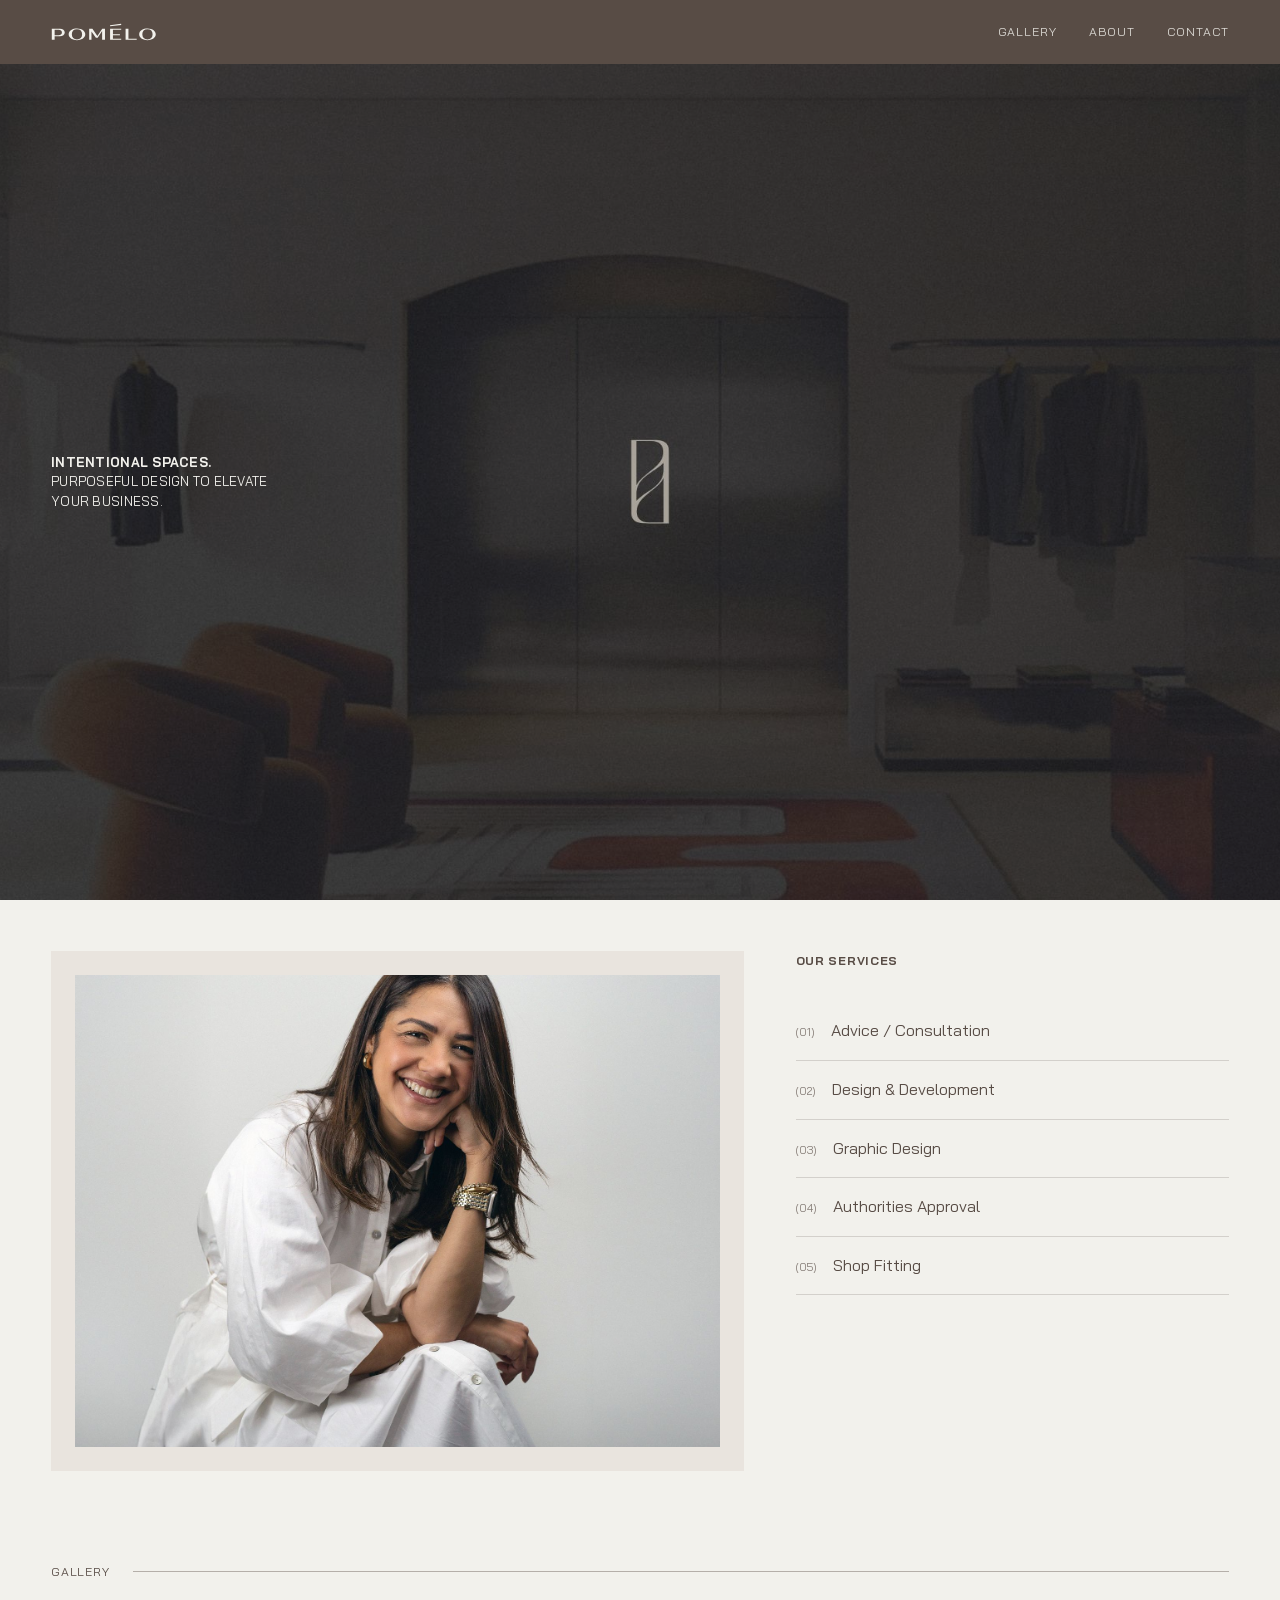
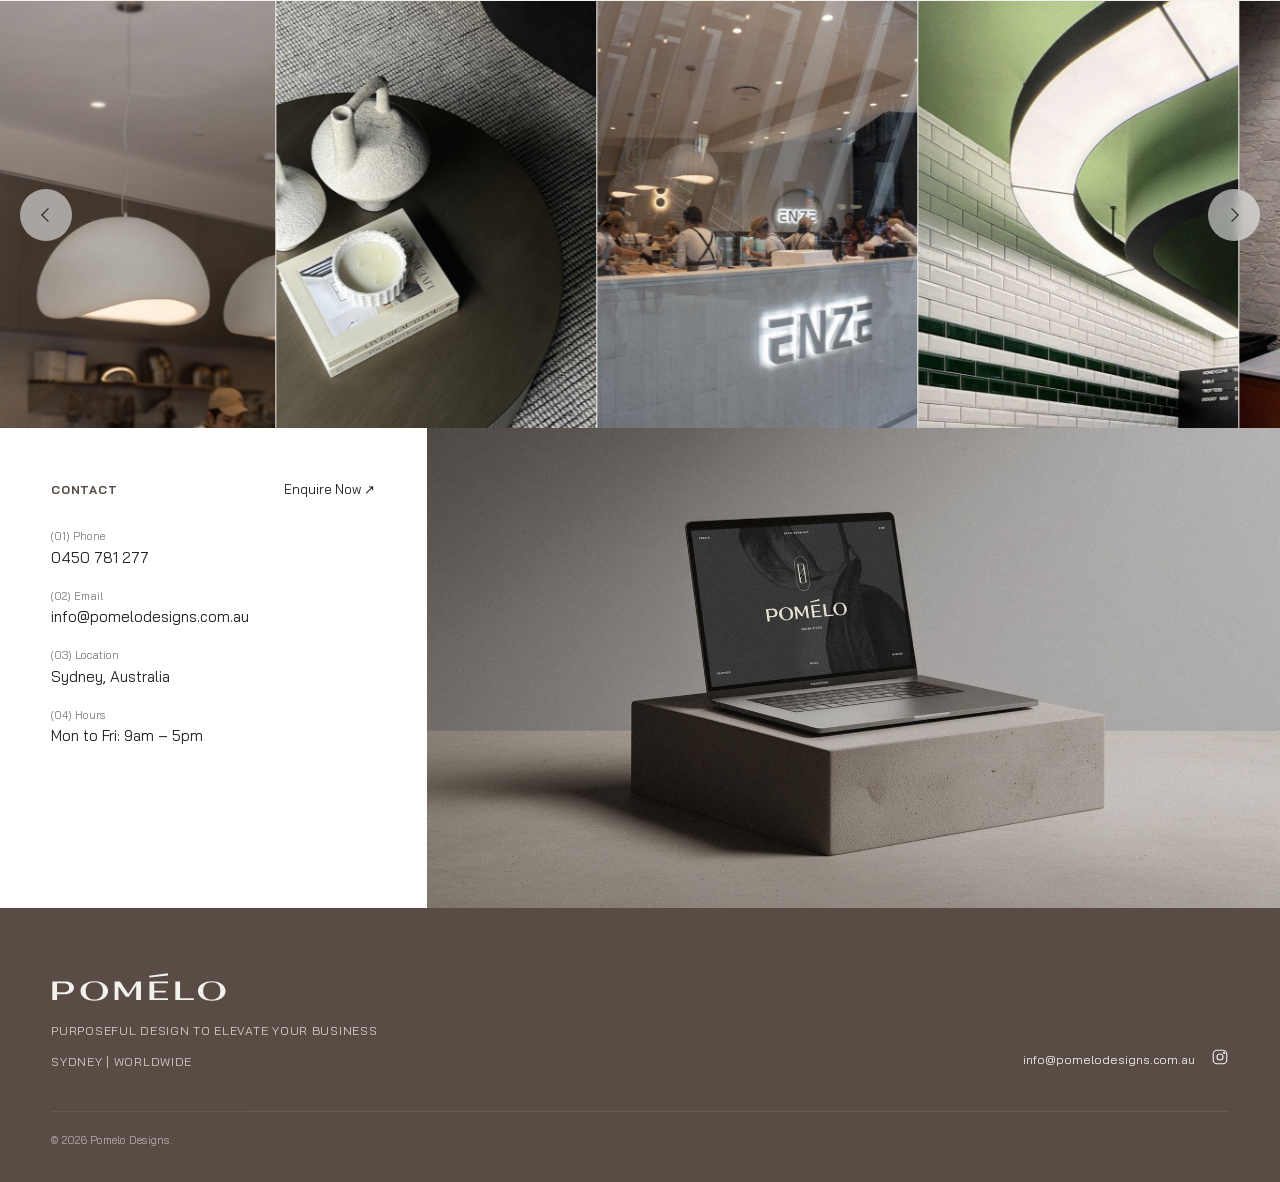
<file: index.html>
<!DOCTYPE html>
<html lang="en-AU">
<head>
<meta charset="utf-8">
<meta name="viewport" content="width=device-width, initial-scale=1">
<title>Pomelo Designs | Interior &amp; Graphic Services</title>
<meta name="description" content="Pomelo Designs — a boutique Sydney studio for interior design, shop fitting and graphic design. Purposeful design to elevate your business.">
<meta property="og:title" content="Pomelo Designs | Interior &amp; Graphic Services">
<meta property="og:description" content="Pomelo Designs — a boutique Sydney studio for interior design, shop fitting and graphic design. Purposeful design to elevate your business.">
<meta property="og:image" content="https://www.pomelodesigns.com.au/images/og.jpg">
<link rel="icon" href="images/favicon.svg" type="image/svg+xml">
<link rel="preconnect" href="https://fonts.googleapis.com">
<link rel="preconnect" href="https://fonts.gstatic.com" crossorigin>
<link href="https://fonts.googleapis.com/css2?family=Bai+Jamjuree:ital,wght@0,300;0,400;0,500;0,600;0,700;1,400&display=swap" rel="stylesheet">
<link rel="stylesheet" href="css/style.css?v=931cca6e">
</head>
<body>
<header class="site-header">
  <a href="index.html" class="logo" aria-label="Pomelo Designs home"><svg class="logo-svg" viewBox="20 5 850 145" xmlns="http://www.w3.org/2000/svg" role="img" aria-label="Pomelo"><path fill="currentColor" d="M454.82 50.81v89.46h-23.01V70.33l-35.59 53.7H381.7l-35.69-50.5v66.74h-18.53V50.81h26l39.99 59.59 39.31-59.59z" data-color="1"/><path d="M91.95 50.81H26.39v89.46h22.87v-28.28h42.69c22.55 0 38.93-12.91 38.93-30.67s-16.01-30.51-38.93-30.51m-11.22 52.38H49.27V59.61h31.46c16.98 0 27.14 8.06 27.14 21.58s-10.66 22-27.14 22" fill="currentColor" data-color="1"/><path d="M229.31 49.32c-33.26 0-66.92 16.15-66.92 47.03 0 32.41 34.68 47.16 66.92 47.16s66.78-14.75 66.78-47.16c0-23.36-22.93-47.03-66.78-47.03m0 88.24c-26.36 0-41.48-15.02-41.48-41.21s14.35-41.21 41.48-41.21 41.33 14.27 41.33 41.21-15.06 41.21-41.33 41.21" fill="currentColor" data-color="1"/><path fill="currentColor" d="M518.97 59.61v35.87h56.29v8.8h-56.29v27.19h66.57v8.8h-89.58V50.81h89.58v8.8z" data-color="1"/><path fill="currentColor" d="M710.44 131.47v8.8h-89.58V50.81h23.01v80.66z" data-color="1"/><path d="M797.11 49.32c-33.25 0-66.92 16.15-66.92 47.03 0 32.41 34.7 47.16 66.92 47.16s66.78-14.75 66.78-47.16c0-23.36-22.93-47.03-66.78-47.03m0 88.24c-26.34 0-41.46-15.02-41.46-41.21s14.34-41.21 41.46-41.21 41.35 14.27 41.35 41.21-15.06 41.21-41.35 41.21" fill="currentColor" data-color="1"/><path fill="currentColor" d="m585.9 22.11-89.94 9.04-.37-8.04 88.96-12.46z" data-color="1"/></svg></a>
  <button class="menu-btn" aria-expanded="false" aria-controls="nav">MENU</button>
  <nav class="nav" id="nav">
    <a href="gallery.html">Gallery</a>
    <a href="about.html">About</a>
    <a href="index.html#contact">Contact</a>
  </nav>
</header>
<main>

<section class="hero">
  <div class="ph " data-label="hero.jpg"><img src="images/hero.jpg" alt="" loading="lazy"></div>
  <div class="hero-text">
    <strong>Intentional spaces.</strong>
    Purposeful design to elevate<br>your business.
  </div>
</section>

<section class="intro">
  <div class="ph " data-label="ana.jpg"><img src="images/ana.jpg" alt="Ana Campos, Director of Pomelo Designs" loading="lazy"></div>
  <div class="services">
    <h2 class="label">Our Services</h2>
    <ol>
      <li>Advice / Consultation</li><li>Design &amp; Development</li><li>Graphic Design</li><li>Authorities Approval</li><li>Shop Fitting</li>
    </ol>
  </div>
</section>

<div class="section-head">
  <a href="gallery.html" class="label">Gallery</a><span class="rule"></span>
</div>
<section class="strip" aria-label="Project gallery" aria-roledescription="carousel">
  <div class="strip-track">
    <a href="gallery.html#enze"><div class="ph " data-label="enze-2"><img src="images/projects/enze-2.jpg" alt="Pomelo Designs project" loading="lazy"></div></a>
    <a href="gallery.html#ausrealty"><div class="ph " data-label="ausrealty-1"><img src="images/projects/ausrealty-1.jpg" alt="Pomelo Designs project" loading="lazy"></div></a>
    <a href="gallery.html#enze"><div class="ph " data-label="enze-4"><img src="images/projects/enze-4.jpg" alt="Pomelo Designs project" loading="lazy"></div></a>
    <a href="gallery.html#carniceria"><div class="ph " data-label="carniceria-2"><img src="images/projects/carniceria-2.jpg" alt="Pomelo Designs project" loading="lazy"></div></a>
    <a href="gallery.html#malkonyan"><div class="ph " data-label="malkonyan-1"><img src="images/projects/malkonyan-1.jpg" alt="Pomelo Designs project" loading="lazy"></div></a>
    <a href="gallery.html#kids-and-bubs"><div class="ph " data-label="kids-and-bubs-2"><img src="images/projects/kids-and-bubs-2.jpg" alt="Pomelo Designs project" loading="lazy"></div></a>
    <a href="gallery.html#ausrealty"><div class="ph " data-label="ausrealty-4"><img src="images/projects/ausrealty-4.jpg" alt="Pomelo Designs project" loading="lazy"></div></a>
    <a href="gallery.html#mens-culture"><div class="ph " data-label="mens-culture-1"><img src="images/projects/mens-culture-1.jpg" alt="Pomelo Designs project" loading="lazy"></div></a>
    <a href="gallery.html#enze"><div class="ph " data-label="enze-3"><img src="images/projects/enze-3.jpg" alt="Pomelo Designs project" loading="lazy"></div></a>
    <a href="gallery.html#skinnovation"><div class="ph " data-label="skinnovation-1"><img src="images/projects/skinnovation-1.jpg" alt="Pomelo Designs project" loading="lazy"></div></a>
    <a href="gallery.html#malkonyan"><div class="ph " data-label="malkonyan-4"><img src="images/projects/malkonyan-4.jpg" alt="Pomelo Designs project" loading="lazy"></div></a>
    <a href="gallery.html#carniceria"><div class="ph " data-label="carniceria-1"><img src="images/projects/carniceria-1.jpg" alt="Pomelo Designs project" loading="lazy"></div></a>
    <a href="gallery.html#thai-delight"><div class="ph " data-label="thai-delight-1"><img src="images/projects/thai-delight-1.jpg" alt="Pomelo Designs project" loading="lazy"></div></a>
    <a href="gallery.html#ausrealty"><div class="ph " data-label="ausrealty-2"><img src="images/projects/ausrealty-2.jpg" alt="Pomelo Designs project" loading="lazy"></div></a>
    <a href="gallery.html#malkonyan"><div class="ph " data-label="malkonyan-3"><img src="images/projects/malkonyan-3.jpg" alt="Pomelo Designs project" loading="lazy"></div></a>
  </div>
  <button class="strip-btn prev" aria-label="Previous photos"><svg viewBox="0 0 24 24"><path d="M15 4 7 12l8 8"/></svg></button>
  <button class="strip-btn next" aria-label="Next photos"><svg viewBox="0 0 24 24"><path d="m9 4 8 8-8 8"/></svg></button>
</section>

<section class="contact" id="contact">
  <div class="contact-info">
    <div class="top">
      <h2 class="label">Contact</h2>
      <a class="enquire" href="mailto:info@pomelodesigns.com.au?subject=Design%20with%20Purpose">Enquire Now ↗</a>
    </div>
    <dl>
      <div><dt>(01) Phone</dt><dd><a href="tel:+61450781277">0450 781 277</a></dd></div>
      <div><dt>(02) Email</dt><dd><a href="mailto:info@pomelodesigns.com.au">info@pomelodesigns.com.au</a></dd></div>
      <div><dt>(03) Location</dt><dd>Sydney, Australia</dd></div>
      <div><dt>(04) Hours</dt><dd>Mon to Fri: 9am – 5pm</dd></div>
    </dl>
  </div>
  <div class="ph " data-label="contact.jpg"><img src="images/contact.jpg" alt="" loading="lazy"></div>
</section>

</main>
<footer class="site-footer">
  <div>
    <div class="logo"><svg class="logo-svg" viewBox="20 5 850 145" xmlns="http://www.w3.org/2000/svg" role="img" aria-label="Pomelo"><path fill="currentColor" d="M454.82 50.81v89.46h-23.01V70.33l-35.59 53.7H381.7l-35.69-50.5v66.74h-18.53V50.81h26l39.99 59.59 39.31-59.59z" data-color="1"/><path d="M91.95 50.81H26.39v89.46h22.87v-28.28h42.69c22.55 0 38.93-12.91 38.93-30.67s-16.01-30.51-38.93-30.51m-11.22 52.38H49.27V59.61h31.46c16.98 0 27.14 8.06 27.14 21.58s-10.66 22-27.14 22" fill="currentColor" data-color="1"/><path d="M229.31 49.32c-33.26 0-66.92 16.15-66.92 47.03 0 32.41 34.68 47.16 66.92 47.16s66.78-14.75 66.78-47.16c0-23.36-22.93-47.03-66.78-47.03m0 88.24c-26.36 0-41.48-15.02-41.48-41.21s14.35-41.21 41.48-41.21 41.33 14.27 41.33 41.21-15.06 41.21-41.33 41.21" fill="currentColor" data-color="1"/><path fill="currentColor" d="M518.97 59.61v35.87h56.29v8.8h-56.29v27.19h66.57v8.8h-89.58V50.81h89.58v8.8z" data-color="1"/><path fill="currentColor" d="M710.44 131.47v8.8h-89.58V50.81h23.01v80.66z" data-color="1"/><path d="M797.11 49.32c-33.25 0-66.92 16.15-66.92 47.03 0 32.41 34.7 47.16 66.92 47.16s66.78-14.75 66.78-47.16c0-23.36-22.93-47.03-66.78-47.03m0 88.24c-26.34 0-41.46-15.02-41.46-41.21s14.34-41.21 41.46-41.21 41.35 14.27 41.35 41.21-15.06 41.21-41.35 41.21" fill="currentColor" data-color="1"/><path fill="currentColor" d="m585.9 22.11-89.94 9.04-.37-8.04 88.96-12.46z" data-color="1"/></svg></div>
    <p>Purposeful design to elevate your business</p>
    <p>Sydney | Worldwide</p>
  </div>
  <div class="social">
    <a href="mailto:info@pomelodesigns.com.au">info@pomelodesigns.com.au</a>
    <a href="https://www.instagram.com/pomelo_designs/" target="_blank" rel="noopener" aria-label="Instagram">
      <svg viewBox="0 0 24 24" fill="none" stroke="currentColor" stroke-width="1.5"><rect x="3" y="3" width="18" height="18" rx="5"/><circle cx="12" cy="12" r="4"/><circle cx="17.5" cy="6.5" r=".8" fill="currentColor"/></svg>
    </a>
  </div>
  <div class="copy">© <span class="year">2026</span> Pomelo Designs.</div>
</footer>
<script src="js/main.js?v=22b037d9"></script>
</body>
</html>
</file>
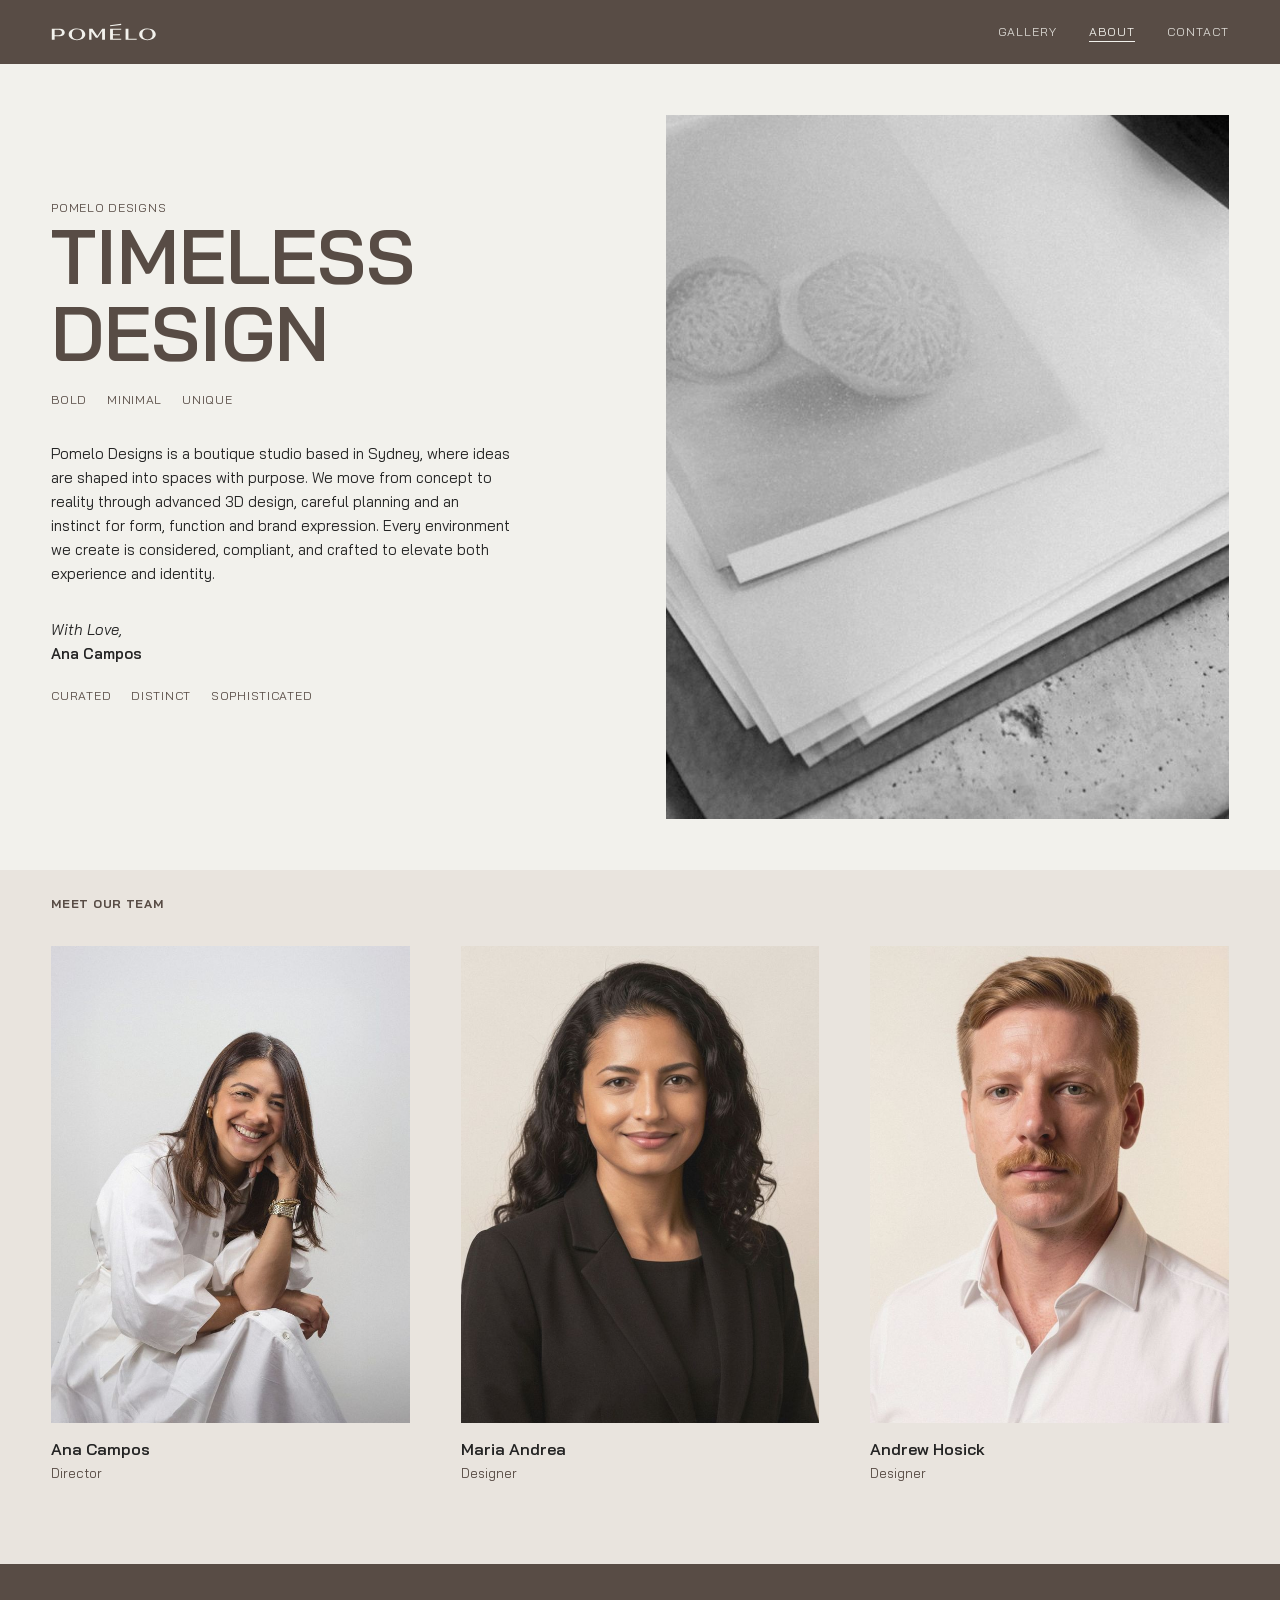
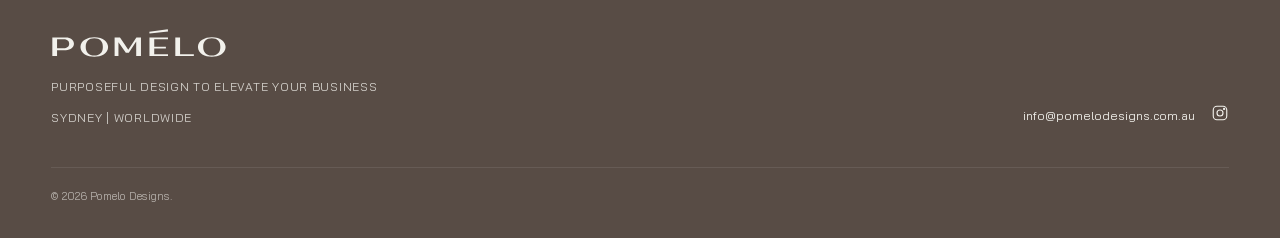
<file: about.html>
<!DOCTYPE html>
<html lang="en-AU">
<head>
<meta charset="utf-8">
<meta name="viewport" content="width=device-width, initial-scale=1">
<title>About | Pomelo Designs</title>
<meta name="description" content="Pomelo Designs — a boutique Sydney studio for interior design, shop fitting and graphic design. Purposeful design to elevate your business.">
<meta property="og:title" content="About | Pomelo Designs">
<meta property="og:description" content="Pomelo Designs — a boutique Sydney studio for interior design, shop fitting and graphic design. Purposeful design to elevate your business.">
<meta property="og:image" content="https://www.pomelodesigns.com.au/images/og.jpg">
<link rel="icon" href="images/favicon.svg" type="image/svg+xml">
<link rel="preconnect" href="https://fonts.googleapis.com">
<link rel="preconnect" href="https://fonts.gstatic.com" crossorigin>
<link href="https://fonts.googleapis.com/css2?family=Bai+Jamjuree:ital,wght@0,300;0,400;0,500;0,600;0,700;1,400&display=swap" rel="stylesheet">
<link rel="stylesheet" href="css/style.css?v=931cca6e">
</head>
<body>
<header class="site-header">
  <a href="index.html" class="logo" aria-label="Pomelo Designs home"><svg class="logo-svg" viewBox="20 5 850 145" xmlns="http://www.w3.org/2000/svg" role="img" aria-label="Pomelo"><path fill="currentColor" d="M454.82 50.81v89.46h-23.01V70.33l-35.59 53.7H381.7l-35.69-50.5v66.74h-18.53V50.81h26l39.99 59.59 39.31-59.59z" data-color="1"/><path d="M91.95 50.81H26.39v89.46h22.87v-28.28h42.69c22.55 0 38.93-12.91 38.93-30.67s-16.01-30.51-38.93-30.51m-11.22 52.38H49.27V59.61h31.46c16.98 0 27.14 8.06 27.14 21.58s-10.66 22-27.14 22" fill="currentColor" data-color="1"/><path d="M229.31 49.32c-33.26 0-66.92 16.15-66.92 47.03 0 32.41 34.68 47.16 66.92 47.16s66.78-14.75 66.78-47.16c0-23.36-22.93-47.03-66.78-47.03m0 88.24c-26.36 0-41.48-15.02-41.48-41.21s14.35-41.21 41.48-41.21 41.33 14.27 41.33 41.21-15.06 41.21-41.33 41.21" fill="currentColor" data-color="1"/><path fill="currentColor" d="M518.97 59.61v35.87h56.29v8.8h-56.29v27.19h66.57v8.8h-89.58V50.81h89.58v8.8z" data-color="1"/><path fill="currentColor" d="M710.44 131.47v8.8h-89.58V50.81h23.01v80.66z" data-color="1"/><path d="M797.11 49.32c-33.25 0-66.92 16.15-66.92 47.03 0 32.41 34.7 47.16 66.92 47.16s66.78-14.75 66.78-47.16c0-23.36-22.93-47.03-66.78-47.03m0 88.24c-26.34 0-41.46-15.02-41.46-41.21s14.34-41.21 41.46-41.21 41.35 14.27 41.35 41.21-15.06 41.21-41.35 41.21" fill="currentColor" data-color="1"/><path fill="currentColor" d="m585.9 22.11-89.94 9.04-.37-8.04 88.96-12.46z" data-color="1"/></svg></a>
  <button class="menu-btn" aria-expanded="false" aria-controls="nav">MENU</button>
  <nav class="nav" id="nav">
    <a href="gallery.html">Gallery</a>
    <a href="about.html" aria-current="page">About</a>
    <a href="index.html#contact">Contact</a>
  </nav>
</header>
<main>

<section class="about-hero">
  <div>
    <p class="label">Pomelo Designs</p>
    <h1>TIMELESS<br>DESIGN</h1>
    <div class="keywords label"><span>Bold</span><span>Minimal</span><span>Unique</span></div>
    <div class="about-copy">
      <p>Pomelo Designs is a boutique studio based in Sydney, where ideas are shaped into spaces with purpose. We move from concept to reality through advanced 3D design, careful planning and an instinct for form, function and brand expression. Every environment we create is considered, compliant, and crafted to elevate both experience and identity.</p>
      <p class="signoff">With Love,<strong>Ana Campos</strong></p>
    </div>
    <div class="keywords label"><span>Curated</span><span>Distinct</span><span>Sophisticated</span></div>
  </div>
  <div class="ph " data-label="about.jpg"><img src="images/about.jpg" alt="" loading="lazy"></div>
</section>



<section class="team">
  <h2 class="label">Meet Our Team</h2>
  <div class="team-grid">
    <div><div class="ph " data-label="team/ana-campos.jpg"><img src="images/team/ana-campos.jpg" alt="Ana Campos" loading="lazy"></div><h3>Ana Campos</h3><p>Director</p></div>
    <div><div class="ph " data-label="team/maria-andrea.jpg"><img src="images/team/maria-andrea.jpg" alt="Maria Andrea" loading="lazy"></div><h3>Maria Andrea</h3><p>Designer</p></div>
    <div><div class="ph " data-label="team/andrew-hosick.jpg"><img src="images/team/andrew-hosick.jpg" alt="Andrew Hosick" loading="lazy"></div><h3>Andrew Hosick</h3><p>Designer</p></div>
  </div>
</section>

</main>
<footer class="site-footer">
  <div>
    <div class="logo"><svg class="logo-svg" viewBox="20 5 850 145" xmlns="http://www.w3.org/2000/svg" role="img" aria-label="Pomelo"><path fill="currentColor" d="M454.82 50.81v89.46h-23.01V70.33l-35.59 53.7H381.7l-35.69-50.5v66.74h-18.53V50.81h26l39.99 59.59 39.31-59.59z" data-color="1"/><path d="M91.95 50.81H26.39v89.46h22.87v-28.28h42.69c22.55 0 38.93-12.91 38.93-30.67s-16.01-30.51-38.93-30.51m-11.22 52.38H49.27V59.61h31.46c16.98 0 27.14 8.06 27.14 21.58s-10.66 22-27.14 22" fill="currentColor" data-color="1"/><path d="M229.31 49.32c-33.26 0-66.92 16.15-66.92 47.03 0 32.41 34.68 47.16 66.92 47.16s66.78-14.75 66.78-47.16c0-23.36-22.93-47.03-66.78-47.03m0 88.24c-26.36 0-41.48-15.02-41.48-41.21s14.35-41.21 41.48-41.21 41.33 14.27 41.33 41.21-15.06 41.21-41.33 41.21" fill="currentColor" data-color="1"/><path fill="currentColor" d="M518.97 59.61v35.87h56.29v8.8h-56.29v27.19h66.57v8.8h-89.58V50.81h89.58v8.8z" data-color="1"/><path fill="currentColor" d="M710.44 131.47v8.8h-89.58V50.81h23.01v80.66z" data-color="1"/><path d="M797.11 49.32c-33.25 0-66.92 16.15-66.92 47.03 0 32.41 34.7 47.16 66.92 47.16s66.78-14.75 66.78-47.16c0-23.36-22.93-47.03-66.78-47.03m0 88.24c-26.34 0-41.46-15.02-41.46-41.21s14.34-41.21 41.46-41.21 41.35 14.27 41.35 41.21-15.06 41.21-41.35 41.21" fill="currentColor" data-color="1"/><path fill="currentColor" d="m585.9 22.11-89.94 9.04-.37-8.04 88.96-12.46z" data-color="1"/></svg></div>
    <p>Purposeful design to elevate your business</p>
    <p>Sydney | Worldwide</p>
  </div>
  <div class="social">
    <a href="mailto:info@pomelodesigns.com.au">info@pomelodesigns.com.au</a>
    <a href="https://www.instagram.com/pomelo_designs/" target="_blank" rel="noopener" aria-label="Instagram">
      <svg viewBox="0 0 24 24" fill="none" stroke="currentColor" stroke-width="1.5"><rect x="3" y="3" width="18" height="18" rx="5"/><circle cx="12" cy="12" r="4"/><circle cx="17.5" cy="6.5" r=".8" fill="currentColor"/></svg>
    </a>
  </div>
  <div class="copy">© <span class="year">2026</span> Pomelo Designs.</div>
</footer>
<script src="js/main.js?v=22b037d9"></script>
</body>
</html>
</file>
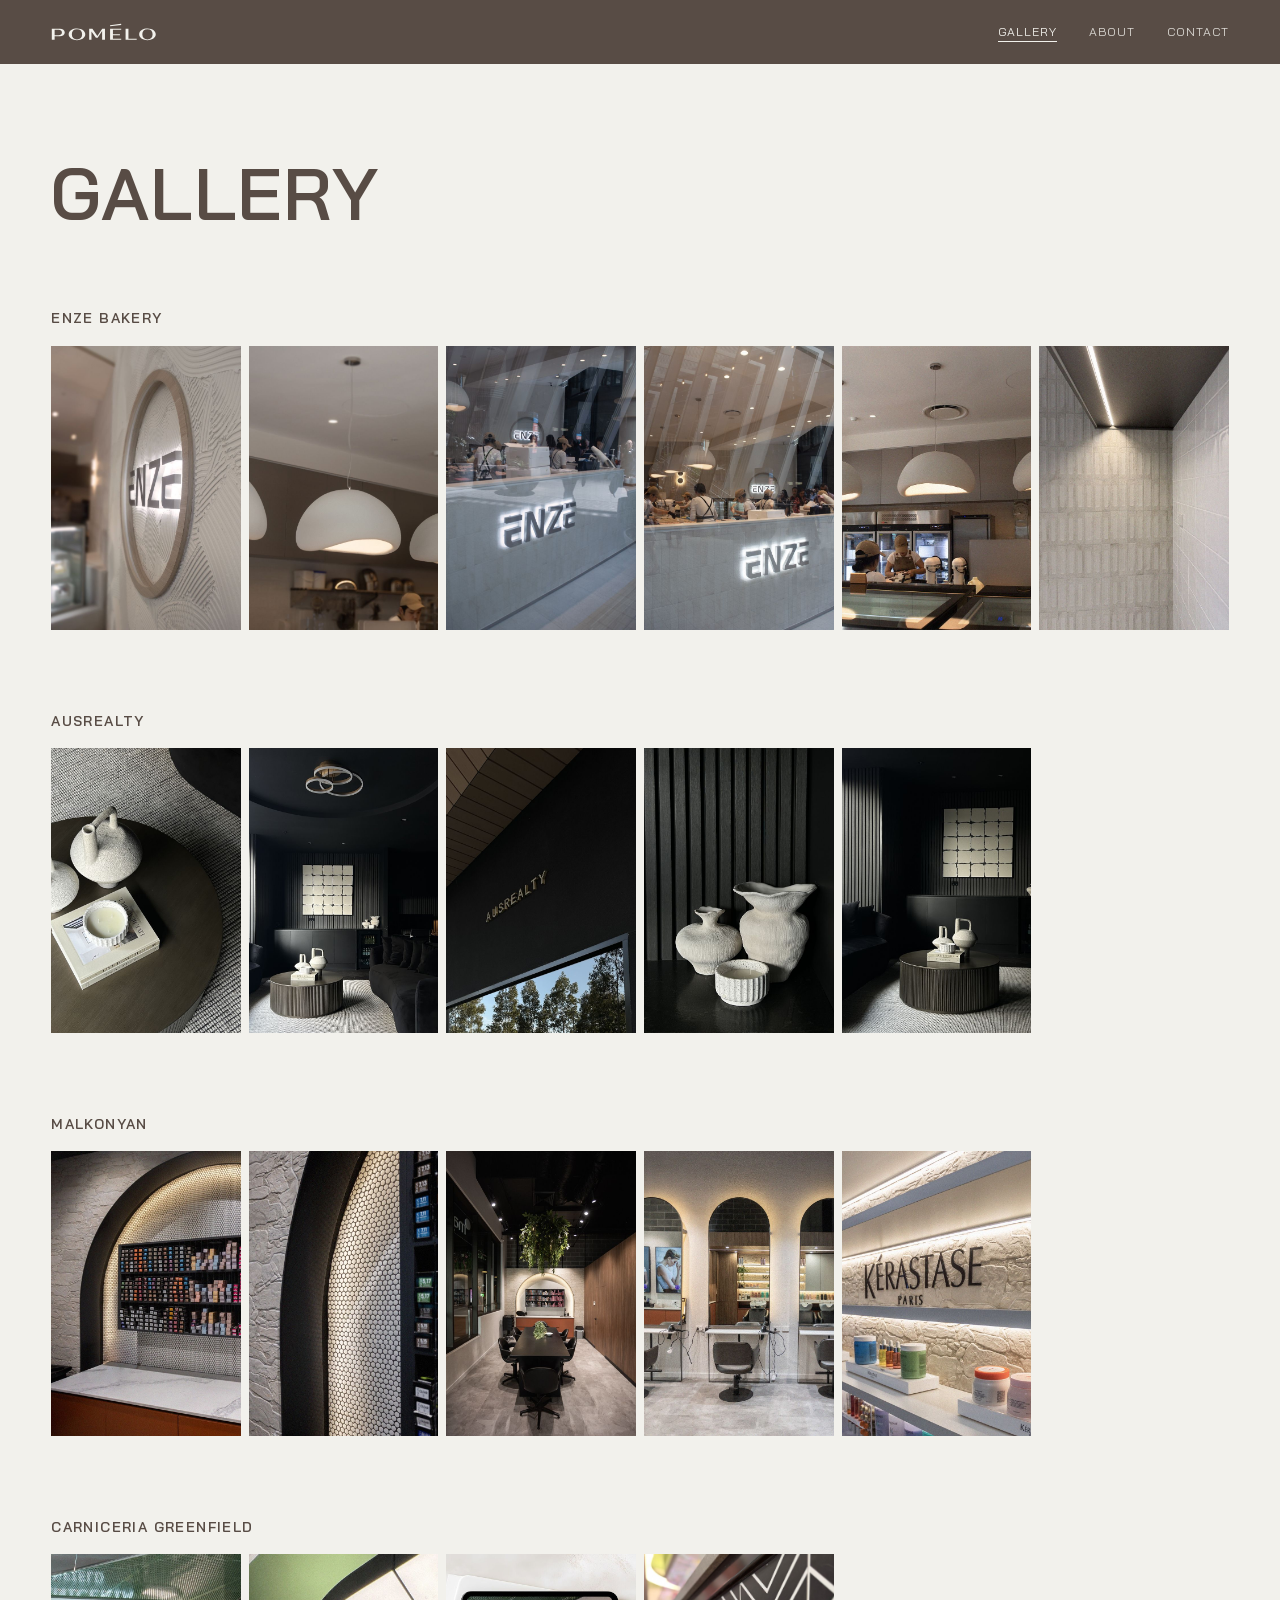
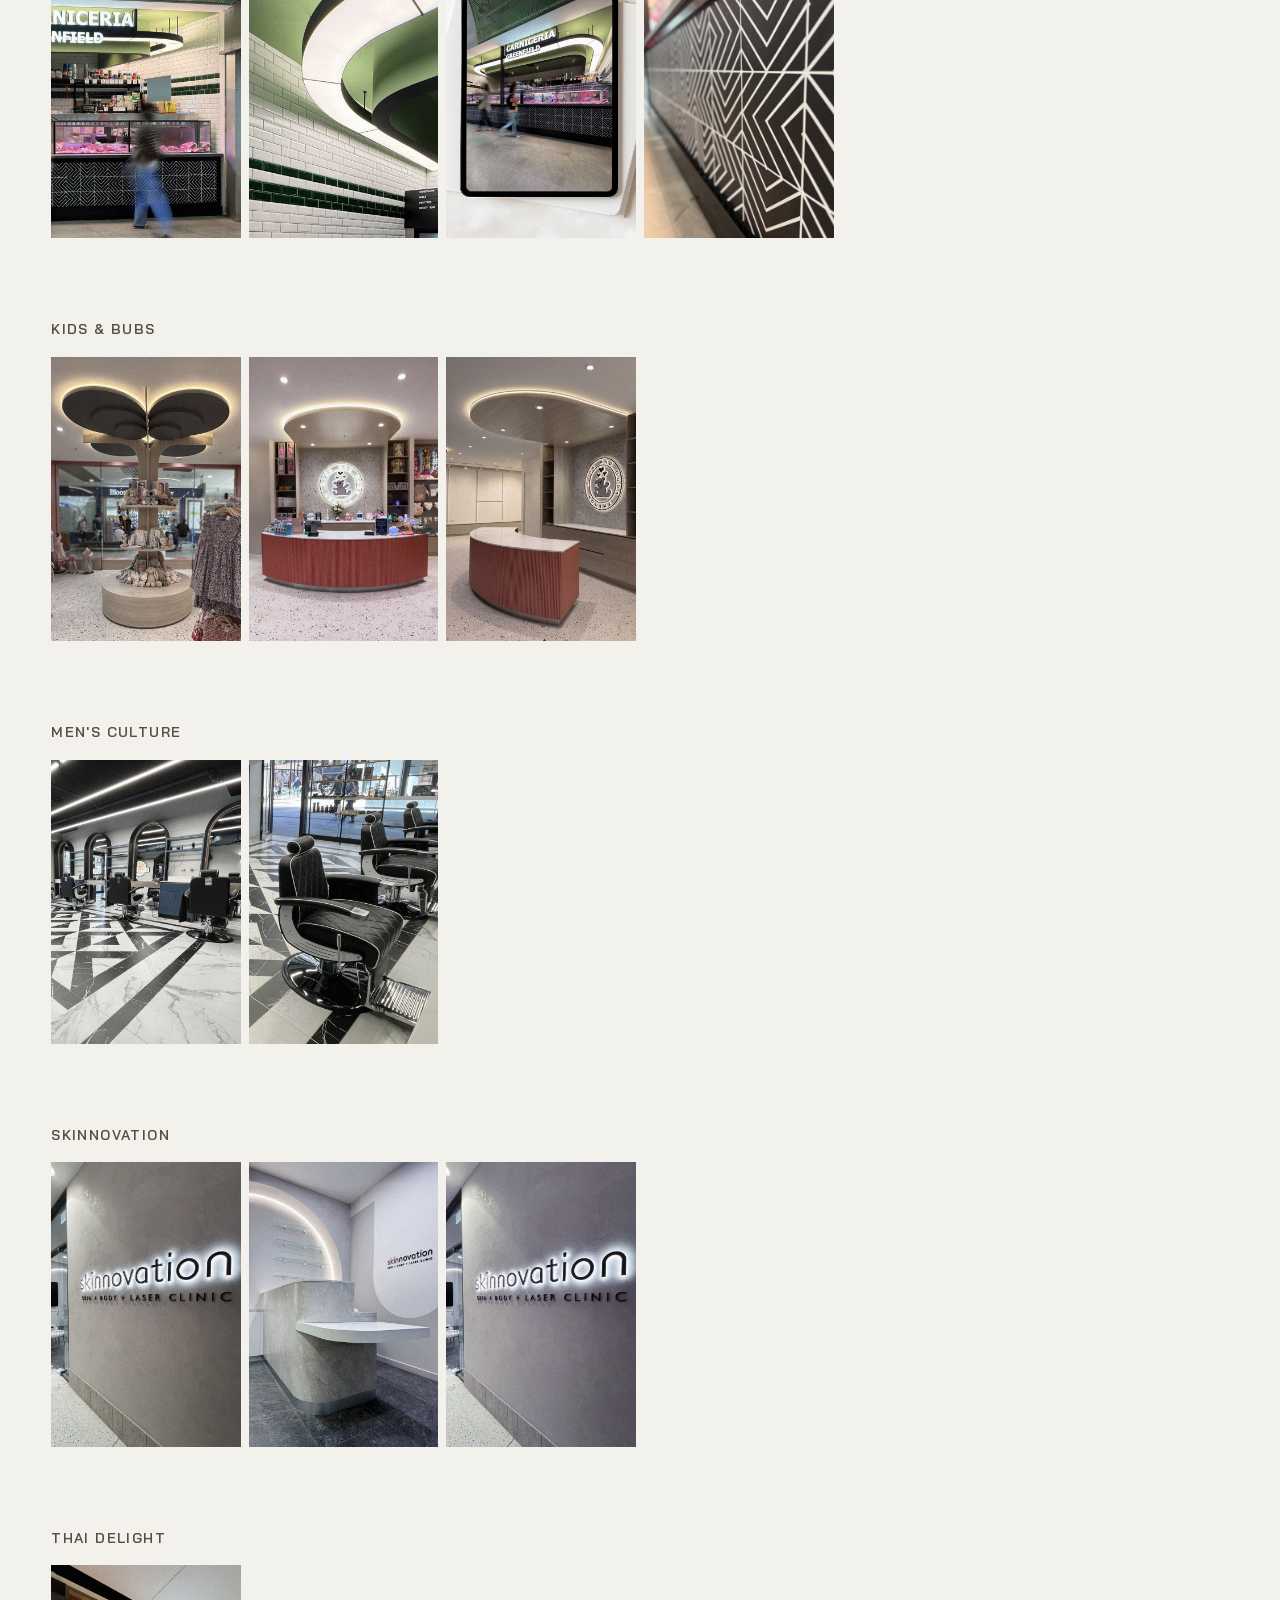
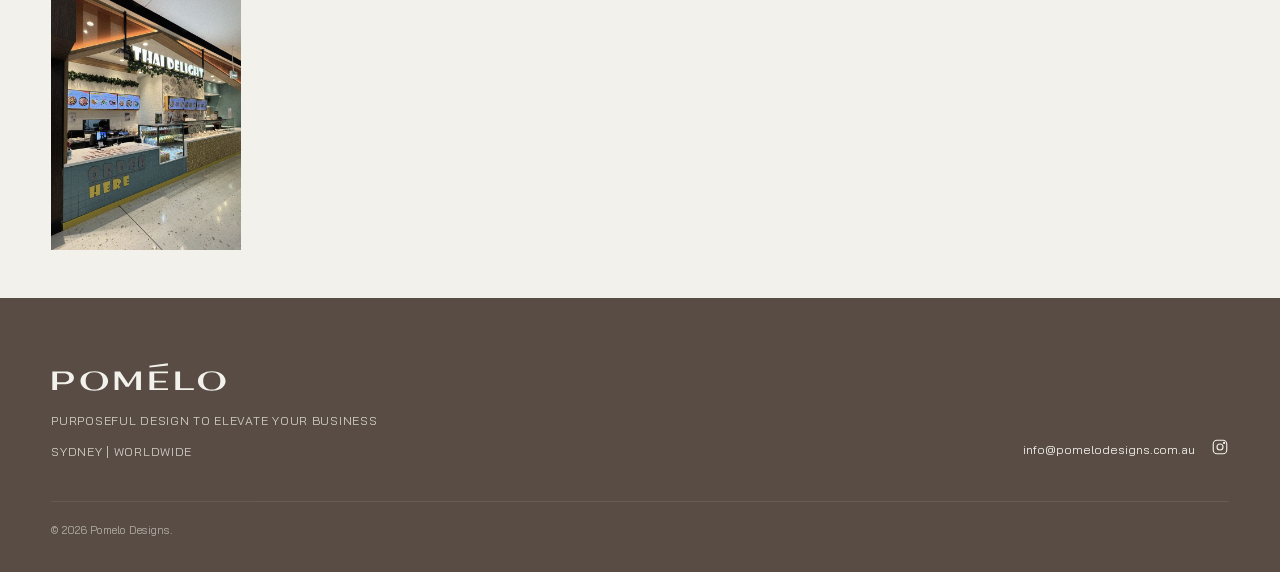
<file: gallery.html>
<!DOCTYPE html>
<html lang="en-AU">
<head>
<meta charset="utf-8">
<meta name="viewport" content="width=device-width, initial-scale=1">
<title>Gallery | Pomelo Designs</title>
<meta name="description" content="Pomelo Designs — a boutique Sydney studio for interior design, shop fitting and graphic design. Purposeful design to elevate your business.">
<meta property="og:title" content="Gallery | Pomelo Designs">
<meta property="og:description" content="Pomelo Designs — a boutique Sydney studio for interior design, shop fitting and graphic design. Purposeful design to elevate your business.">
<meta property="og:image" content="https://www.pomelodesigns.com.au/images/og.jpg">
<link rel="icon" href="images/favicon.svg" type="image/svg+xml">
<link rel="preconnect" href="https://fonts.googleapis.com">
<link rel="preconnect" href="https://fonts.gstatic.com" crossorigin>
<link href="https://fonts.googleapis.com/css2?family=Bai+Jamjuree:ital,wght@0,300;0,400;0,500;0,600;0,700;1,400&display=swap" rel="stylesheet">
<link rel="stylesheet" href="css/style.css?v=931cca6e">
</head>
<body>
<header class="site-header">
  <a href="index.html" class="logo" aria-label="Pomelo Designs home"><svg class="logo-svg" viewBox="20 5 850 145" xmlns="http://www.w3.org/2000/svg" role="img" aria-label="Pomelo"><path fill="currentColor" d="M454.82 50.81v89.46h-23.01V70.33l-35.59 53.7H381.7l-35.69-50.5v66.74h-18.53V50.81h26l39.99 59.59 39.31-59.59z" data-color="1"/><path d="M91.95 50.81H26.39v89.46h22.87v-28.28h42.69c22.55 0 38.93-12.91 38.93-30.67s-16.01-30.51-38.93-30.51m-11.22 52.38H49.27V59.61h31.46c16.98 0 27.14 8.06 27.14 21.58s-10.66 22-27.14 22" fill="currentColor" data-color="1"/><path d="M229.31 49.32c-33.26 0-66.92 16.15-66.92 47.03 0 32.41 34.68 47.16 66.92 47.16s66.78-14.75 66.78-47.16c0-23.36-22.93-47.03-66.78-47.03m0 88.24c-26.36 0-41.48-15.02-41.48-41.21s14.35-41.21 41.48-41.21 41.33 14.27 41.33 41.21-15.06 41.21-41.33 41.21" fill="currentColor" data-color="1"/><path fill="currentColor" d="M518.97 59.61v35.87h56.29v8.8h-56.29v27.19h66.57v8.8h-89.58V50.81h89.58v8.8z" data-color="1"/><path fill="currentColor" d="M710.44 131.47v8.8h-89.58V50.81h23.01v80.66z" data-color="1"/><path d="M797.11 49.32c-33.25 0-66.92 16.15-66.92 47.03 0 32.41 34.7 47.16 66.92 47.16s66.78-14.75 66.78-47.16c0-23.36-22.93-47.03-66.78-47.03m0 88.24c-26.34 0-41.46-15.02-41.46-41.21s14.34-41.21 41.46-41.21 41.35 14.27 41.35 41.21-15.06 41.21-41.35 41.21" fill="currentColor" data-color="1"/><path fill="currentColor" d="m585.9 22.11-89.94 9.04-.37-8.04 88.96-12.46z" data-color="1"/></svg></a>
  <button class="menu-btn" aria-expanded="false" aria-controls="nav">MENU</button>
  <nav class="nav" id="nav">
    <a href="gallery.html" aria-current="page">Gallery</a>
    <a href="about.html">About</a>
    <a href="index.html#contact">Contact</a>
  </nav>
</header>
<main>

<h1 class="page-title">GALLERY</h1>
<section class="project" id="enze">
    <h2>ENZE BAKERY</h2>
    <div class="project-grid">
      <div class="ph " data-label="projects/enze-1.jpg"><img src="images/projects/enze-1.jpg" alt="Enze Bakery — image 1" loading="lazy"></div>
      <div class="ph " data-label="projects/enze-2.jpg"><img src="images/projects/enze-2.jpg" alt="Enze Bakery — image 2" loading="lazy"></div>
      <div class="ph " data-label="projects/enze-3.jpg"><img src="images/projects/enze-3.jpg" alt="Enze Bakery — image 3" loading="lazy"></div>
      <div class="ph " data-label="projects/enze-4.jpg"><img src="images/projects/enze-4.jpg" alt="Enze Bakery — image 4" loading="lazy"></div>
      <div class="ph " data-label="projects/enze-5.jpg"><img src="images/projects/enze-5.jpg" alt="Enze Bakery — image 5" loading="lazy"></div>
      <div class="ph " data-label="projects/enze-6.jpg"><img src="images/projects/enze-6.jpg" alt="Enze Bakery — image 6" loading="lazy"></div>
    </div>
  </section>
<section class="project" id="ausrealty">
    <h2>AUSREALTY</h2>
    <div class="project-grid">
      <div class="ph " data-label="projects/ausrealty-1.jpg"><img src="images/projects/ausrealty-1.jpg" alt="AusRealty — image 1" loading="lazy"></div>
      <div class="ph " data-label="projects/ausrealty-2.jpg"><img src="images/projects/ausrealty-2.jpg" alt="AusRealty — image 2" loading="lazy"></div>
      <div class="ph " data-label="projects/ausrealty-3.jpg"><img src="images/projects/ausrealty-3.jpg" alt="AusRealty — image 3" loading="lazy"></div>
      <div class="ph " data-label="projects/ausrealty-4.jpg"><img src="images/projects/ausrealty-4.jpg" alt="AusRealty — image 4" loading="lazy"></div>
      <div class="ph " data-label="projects/ausrealty-5.jpg"><img src="images/projects/ausrealty-5.jpg" alt="AusRealty — image 5" loading="lazy"></div>
    </div>
  </section>
<section class="project" id="malkonyan">
    <h2>MALKONYAN</h2>
    <div class="project-grid">
      <div class="ph " data-label="projects/malkonyan-1.jpg"><img src="images/projects/malkonyan-1.jpg" alt="Malkonyan — image 1" loading="lazy"></div>
      <div class="ph " data-label="projects/malkonyan-2.jpg"><img src="images/projects/malkonyan-2.jpg" alt="Malkonyan — image 2" loading="lazy"></div>
      <div class="ph " data-label="projects/malkonyan-3.jpg"><img src="images/projects/malkonyan-3.jpg" alt="Malkonyan — image 3" loading="lazy"></div>
      <div class="ph " data-label="projects/malkonyan-4.jpg"><img src="images/projects/malkonyan-4.jpg" alt="Malkonyan — image 4" loading="lazy"></div>
      <div class="ph " data-label="projects/malkonyan-5.jpg"><img src="images/projects/malkonyan-5.jpg" alt="Malkonyan — image 5" loading="lazy"></div>
    </div>
  </section>
<section class="project" id="carniceria">
    <h2>CARNICERIA GREENFIELD</h2>
    <div class="project-grid">
      <div class="ph " data-label="projects/carniceria-1.jpg"><img src="images/projects/carniceria-1.jpg" alt="Carniceria Greenfield — image 1" loading="lazy"></div>
      <div class="ph " data-label="projects/carniceria-2.jpg"><img src="images/projects/carniceria-2.jpg" alt="Carniceria Greenfield — image 2" loading="lazy"></div>
      <div class="ph " data-label="projects/carniceria-3.jpg"><img src="images/projects/carniceria-3.jpg" alt="Carniceria Greenfield — image 3" loading="lazy"></div>
      <div class="ph " data-label="projects/carniceria-4.jpg"><img src="images/projects/carniceria-4.jpg" alt="Carniceria Greenfield — image 4" loading="lazy"></div>
    </div>
  </section>
<section class="project" id="kids-and-bubs">
    <h2>KIDS &AMP; BUBS</h2>
    <div class="project-grid">
      <div class="ph " data-label="projects/kids-and-bubs-1.jpg"><img src="images/projects/kids-and-bubs-1.jpg" alt="Kids &amp; Bubs — image 1" loading="lazy"></div>
      <div class="ph " data-label="projects/kids-and-bubs-2.jpg"><img src="images/projects/kids-and-bubs-2.jpg" alt="Kids &amp; Bubs — image 2" loading="lazy"></div>
      <div class="ph " data-label="projects/kids-and-bubs-3.jpg"><img src="images/projects/kids-and-bubs-3.jpg" alt="Kids &amp; Bubs — image 3" loading="lazy"></div>
    </div>
  </section>
<section class="project" id="mens-culture">
    <h2>MEN'S CULTURE</h2>
    <div class="project-grid">
      <div class="ph " data-label="projects/mens-culture-1.jpg"><img src="images/projects/mens-culture-1.jpg" alt="Men's Culture — image 1" loading="lazy"></div>
      <div class="ph " data-label="projects/mens-culture-2.jpg"><img src="images/projects/mens-culture-2.jpg" alt="Men's Culture — image 2" loading="lazy"></div>
    </div>
  </section>
<section class="project" id="skinnovation">
    <h2>SKINNOVATION</h2>
    <div class="project-grid">
      <div class="ph " data-label="projects/skinnovation-1.jpg"><img src="images/projects/skinnovation-1.jpg" alt="Skinnovation — image 1" loading="lazy"></div>
      <div class="ph " data-label="projects/skinnovation-2.jpg"><img src="images/projects/skinnovation-2.jpg" alt="Skinnovation — image 2" loading="lazy"></div>
      <div class="ph " data-label="projects/skinnovation-3.jpg"><img src="images/projects/skinnovation-3.jpg" alt="Skinnovation — image 3" loading="lazy"></div>
    </div>
  </section>
<section class="project" id="thai-delight">
    <h2>THAI DELIGHT</h2>
    <div class="project-grid">
      <div class="ph " data-label="projects/thai-delight-1.jpg"><img src="images/projects/thai-delight-1.jpg" alt="Thai Delight — image 1" loading="lazy"></div>
    </div>
  </section>
<div class="lightbox" role="dialog" aria-label="Image viewer"><button aria-label="Close">×</button><img alt=""></div>

</main>
<footer class="site-footer">
  <div>
    <div class="logo"><svg class="logo-svg" viewBox="20 5 850 145" xmlns="http://www.w3.org/2000/svg" role="img" aria-label="Pomelo"><path fill="currentColor" d="M454.82 50.81v89.46h-23.01V70.33l-35.59 53.7H381.7l-35.69-50.5v66.74h-18.53V50.81h26l39.99 59.59 39.31-59.59z" data-color="1"/><path d="M91.95 50.81H26.39v89.46h22.87v-28.28h42.69c22.55 0 38.93-12.91 38.93-30.67s-16.01-30.51-38.93-30.51m-11.22 52.38H49.27V59.61h31.46c16.98 0 27.14 8.06 27.14 21.58s-10.66 22-27.14 22" fill="currentColor" data-color="1"/><path d="M229.31 49.32c-33.26 0-66.92 16.15-66.92 47.03 0 32.41 34.68 47.16 66.92 47.16s66.78-14.75 66.78-47.16c0-23.36-22.93-47.03-66.78-47.03m0 88.24c-26.36 0-41.48-15.02-41.48-41.21s14.35-41.21 41.48-41.21 41.33 14.27 41.33 41.21-15.06 41.21-41.33 41.21" fill="currentColor" data-color="1"/><path fill="currentColor" d="M518.97 59.61v35.87h56.29v8.8h-56.29v27.19h66.57v8.8h-89.58V50.81h89.58v8.8z" data-color="1"/><path fill="currentColor" d="M710.44 131.47v8.8h-89.58V50.81h23.01v80.66z" data-color="1"/><path d="M797.11 49.32c-33.25 0-66.92 16.15-66.92 47.03 0 32.41 34.7 47.16 66.92 47.16s66.78-14.75 66.78-47.16c0-23.36-22.93-47.03-66.78-47.03m0 88.24c-26.34 0-41.46-15.02-41.46-41.21s14.34-41.21 41.46-41.21 41.35 14.27 41.35 41.21-15.06 41.21-41.35 41.21" fill="currentColor" data-color="1"/><path fill="currentColor" d="m585.9 22.11-89.94 9.04-.37-8.04 88.96-12.46z" data-color="1"/></svg></div>
    <p>Purposeful design to elevate your business</p>
    <p>Sydney | Worldwide</p>
  </div>
  <div class="social">
    <a href="mailto:info@pomelodesigns.com.au">info@pomelodesigns.com.au</a>
    <a href="https://www.instagram.com/pomelo_designs/" target="_blank" rel="noopener" aria-label="Instagram">
      <svg viewBox="0 0 24 24" fill="none" stroke="currentColor" stroke-width="1.5"><rect x="3" y="3" width="18" height="18" rx="5"/><circle cx="12" cy="12" r="4"/><circle cx="17.5" cy="6.5" r=".8" fill="currentColor"/></svg>
    </a>
  </div>
  <div class="copy">© <span class="year">2026</span> Pomelo Designs.</div>
</footer>
<script src="js/main.js?v=22b037d9"></script>
</body>
</html>
</file>
<file: css/style.css>
/* Pomelo Designs — site styles */
:root {
  --brown: #584c45;
  --brown-dark: #463c36;
  --cream: #f2f1ec;
  --sand: #e9e4de;
  --grey: #cfcfcf;
  --ink: #242424;
  --white: #ffffff;
  --font: "Bai Jamjuree", "Helvetica Neue", Arial, sans-serif;
  --pad: clamp(20px, 4vw, 56px);
  --header-h: 64px;
}

* { box-sizing: border-box; margin: 0; padding: 0; }
html { scroll-behavior: smooth; scroll-padding-top: var(--header-h); }
body {
  font-family: var(--font);
  font-size: 15px;
  line-height: 1.6;
  color: var(--ink);
  background: var(--cream);
  -webkit-font-smoothing: antialiased;
}
img { display: block; max-width: 100%; }
a { color: inherit; text-decoration: none; }
ul { list-style: none; }

/* Image placeholders: shown until the real photo is added to /images */
.ph { background: var(--grey); position: relative; overflow: hidden; }
.ph img { width: 100%; height: 100%; object-fit: cover; }
.ph.missing::after {
  content: attr(data-label);
  position: absolute; inset: 0;
  display: grid; place-items: center;
  font-size: 11px; letter-spacing: .08em; text-transform: uppercase;
  color: #7a716b; text-align: center; padding: 12px;
}

/* Labels: small uppercase, used for section titles */
.label {
  font-size: 12px; letter-spacing: .06em; text-transform: uppercase;
  color: var(--brown);
}

/* ---------- Header ---------- */
.site-header {
  position: fixed; top: 0; left: 0; right: 0; z-index: 50;
  height: var(--header-h);
  display: flex; align-items: center; justify-content: space-between;
  padding: 0 var(--pad);
  background: var(--brown);
  color: var(--cream);
}
.logo { display: inline-flex; color: inherit; }
.logo-svg { height: 18px; width: auto; display: block; }
.site-footer .logo-svg { height: 30px; }
.logo .macron { position: relative; }
.logo .macron::before {
  content: ""; position: absolute; left: 50%; top: -3px;
  width: .55em; height: 1px; background: currentColor; transform: translateX(-50%);
}
.nav { display: flex; gap: 32px; font-size: 12px; letter-spacing: .08em; text-transform: uppercase; }
.nav a { opacity: .85; transition: opacity .2s; }
.nav a:hover, .nav a[aria-current="page"] { opacity: 1; border-bottom: 1px solid currentColor; }
.menu-btn { display: none; background: none; border: 0; color: inherit; cursor: pointer; font: inherit; font-size: 12px; letter-spacing: .08em; }

@media (max-width: 720px) {
  .menu-btn { display: block; }
  .nav {
    position: fixed; top: var(--header-h); left: 0; right: 0;
    flex-direction: column; gap: 0; background: var(--brown);
    max-height: 0; overflow: hidden; transition: max-height .3s;
  }
  .nav.open { max-height: 240px; }
  .nav a { padding: 16px var(--pad); border-top: 1px solid rgba(242,241,236,.12); }
}

main { padding-top: var(--header-h); }

/* ---------- Hero ---------- */
.hero {
  position: relative; min-height: calc(100vh - var(--header-h));
  display: flex; align-items: center;
  background: var(--ink); color: var(--cream);
}
.hero .ph { position: absolute; inset: 0; background: #3a332e; }
.hero .ph::before { content: ""; position: absolute; inset: 0; background: rgba(36,36,36,.35); z-index: 1; }
.hero-text { position: relative; z-index: 2; padding: 0 var(--pad); font-size: 13px; line-height: 1.5; text-transform: uppercase; letter-spacing: .02em; }
.hero-text strong { display: block; font-weight: 700; }

/* ---------- Services ---------- */
.intro {
  display: grid; grid-template-columns: 1.6fr 1fr; gap: var(--pad);
  padding: var(--pad);
}
.intro .ph { aspect-ratio: 4/3; border: 24px solid var(--sand); }
.services ol { margin-top: 32px; counter-reset: s; }
.services li {
  counter-increment: s;
  display: flex; gap: 16px; align-items: baseline;
  padding: 16px 0; border-bottom: 1px solid rgba(88,76,69,.2);
  font-size: 16px; color: var(--brown);
}
.services li::before { content: "(0" counter(s) ")"; font-size: 11px; opacity: .7; }
@media (max-width: 820px) { .intro { grid-template-columns: 1fr; } }

/* ---------- Gallery strip ---------- */
.section-head {
  display: flex; align-items: center; gap: 24px;
  padding: 40px var(--pad) 20px;
}
.section-head .rule { flex: 1; height: 1px; background: var(--brown); opacity: .4; }
.strip { position: relative; overflow: hidden; touch-action: pan-y; user-select: none; }
.strip-track { display: flex; gap: 1px; width: max-content; will-change: transform; }
.strip-track > a { flex: 0 0 clamp(240px, 25vw, 480px); -webkit-user-drag: none; }
.strip img { -webkit-user-drag: none; pointer-events: none; }
.strip .ph { aspect-ratio: 3/4; }
.strip .ph img { transition: transform .6s; }
.strip-track > a:hover .ph img { transform: scale(1.04); }
.strip.dragging { cursor: grabbing; }

/* Arrows: soft white circles with a thin chevron */
.strip-btn {
  position: absolute; top: 50%; transform: translateY(-50%); z-index: 2;
  width: 52px; height: 52px; border-radius: 50%; border: 0; cursor: pointer;
  background: rgba(255,255,255,.55); backdrop-filter: blur(4px); -webkit-backdrop-filter: blur(4px);
  display: grid; place-items: center; color: var(--ink);
  transition: background .2s, opacity .2s;
}
.strip-btn:hover { background: rgba(255,255,255,.85); }
.strip-btn:focus-visible { outline: 2px solid var(--brown); outline-offset: 2px; }
.strip-btn svg { width: 20px; height: 20px; fill: none; stroke: currentColor; stroke-width: 1.4; }
.strip-btn.prev { left: 20px; }
.strip-btn.next { right: 20px; }
@media (max-width: 720px) { .strip-btn { width: 40px; height: 40px; } .strip-btn.prev { left: 10px; } .strip-btn.next { right: 10px; } }

/* ---------- Contact ---------- */
.contact { display: grid; grid-template-columns: 1fr 2fr; background: var(--white); }
.contact-info { padding: var(--pad); display: flex; flex-direction: column; gap: 28px; }
.contact-info .top { display: flex; justify-content: space-between; align-items: center; }
.enquire { font-size: 13px; display: inline-flex; gap: 6px; align-items: center; }
.enquire:hover { text-decoration: underline; }
.contact-info dl { display: grid; gap: 18px; }
.contact-info dt { font-size: 11px; opacity: .6; }
.contact-info dd { font-size: 15px; }
.contact .ph { min-height: 360px; }
@media (max-width: 820px) { .contact { grid-template-columns: 1fr; } }

/* ---------- Footer ---------- */
.site-footer {
  background: var(--brown); color: var(--cream);
  padding: 64px var(--pad) 32px;
  display: grid; grid-template-columns: 1fr auto; gap: 40px; align-items: end;
}
.site-footer p { font-size: 12px; letter-spacing: .06em; text-transform: uppercase; opacity: .8; margin-top: 12px; }
.site-footer .social { display: flex; gap: 16px; align-items: center; font-size: 12px; }
.site-footer .copy { grid-column: 1 / -1; font-size: 11px; opacity: .6; border-top: 1px solid rgba(242,241,236,.15); padding-top: 20px; }
.site-footer .social svg { width: 18px; height: 18px; }

/* ---------- Gallery page ---------- */
.page-title { padding: 72px var(--pad) 24px; font-size: clamp(32px, 6vw, 72px); font-weight: 600; letter-spacing: .02em; color: var(--brown); }
.project { padding: 32px var(--pad) 48px; }
.project h2 { font-size: 14px; font-weight: 600; letter-spacing: .1em; color: var(--brown); margin-bottom: 16px; }
.project-grid { display: grid; grid-template-columns: repeat(auto-fill, minmax(180px, 1fr)); gap: 8px; }
.project-grid .ph { aspect-ratio: 2/3; cursor: zoom-in; }
.project-grid .ph img { transition: transform .5s; }
.project-grid .ph:hover img { transform: scale(1.03); }

/* Lightbox */
.lightbox { position: fixed; inset: 0; z-index: 100; background: rgba(36,36,36,.92); display: none; place-items: center; padding: 24px; }
.lightbox.open { display: grid; }
.lightbox img { max-height: 88vh; max-width: 92vw; object-fit: contain; }
.lightbox button { position: absolute; top: 16px; right: 20px; background: none; border: 0; color: var(--cream); font-size: 28px; cursor: pointer; }

/* ---------- About page ---------- */
.about-hero { display: grid; grid-template-columns: 1fr 1fr; gap: var(--pad); padding: var(--pad); align-items: center; }
.about-hero .ph { aspect-ratio: 4/5; }
.about-hero h1 { font-size: clamp(36px, 6vw, 80px); line-height: 1; font-weight: 600; color: var(--brown); }
.keywords { display: flex; gap: 20px; margin: 20px 0 32px; }
.about-copy { max-width: 46ch; display: grid; gap: 16px; }
.signoff { margin-top: 16px; font-style: italic; }
.signoff strong { display: block; font-style: normal; font-weight: 600; }
@media (max-width: 820px) { .about-hero { grid-template-columns: 1fr; } }

.clients { padding: 24px var(--pad) 64px; }
.logo-grid { display: grid; grid-template-columns: repeat(auto-fill, minmax(140px, 1fr)); gap: 2px; margin-top: 24px; }
.logo-grid .ph { aspect-ratio: 3/2; background: var(--sand); }
.logo-grid .ph img { object-fit: contain; padding: 20%; filter: grayscale(1); opacity: .8; }

.team { padding: 24px var(--pad) 80px; background: var(--sand); }
.team-grid { display: grid; grid-template-columns: repeat(auto-fit, minmax(220px, 1fr)); gap: var(--pad); margin-top: 32px; }
.team-grid .ph { aspect-ratio: 3/4; }
.team-grid h3 { font-size: 16px; font-weight: 600; margin-top: 14px; }
.team-grid p { font-size: 13px; color: var(--brown); }

@media (max-width: 720px) {
  body { overflow-x: hidden; }
  .site-footer { grid-template-columns: 1fr; }
  .site-footer .social { flex-wrap: wrap; }
}

@media (max-width: 720px) {
  .hero { align-items: flex-end; padding-bottom: 56px; }
}

@media (max-width: 720px) {
  .strip-track > a { flex-basis: 64vw; }
}
</file>
